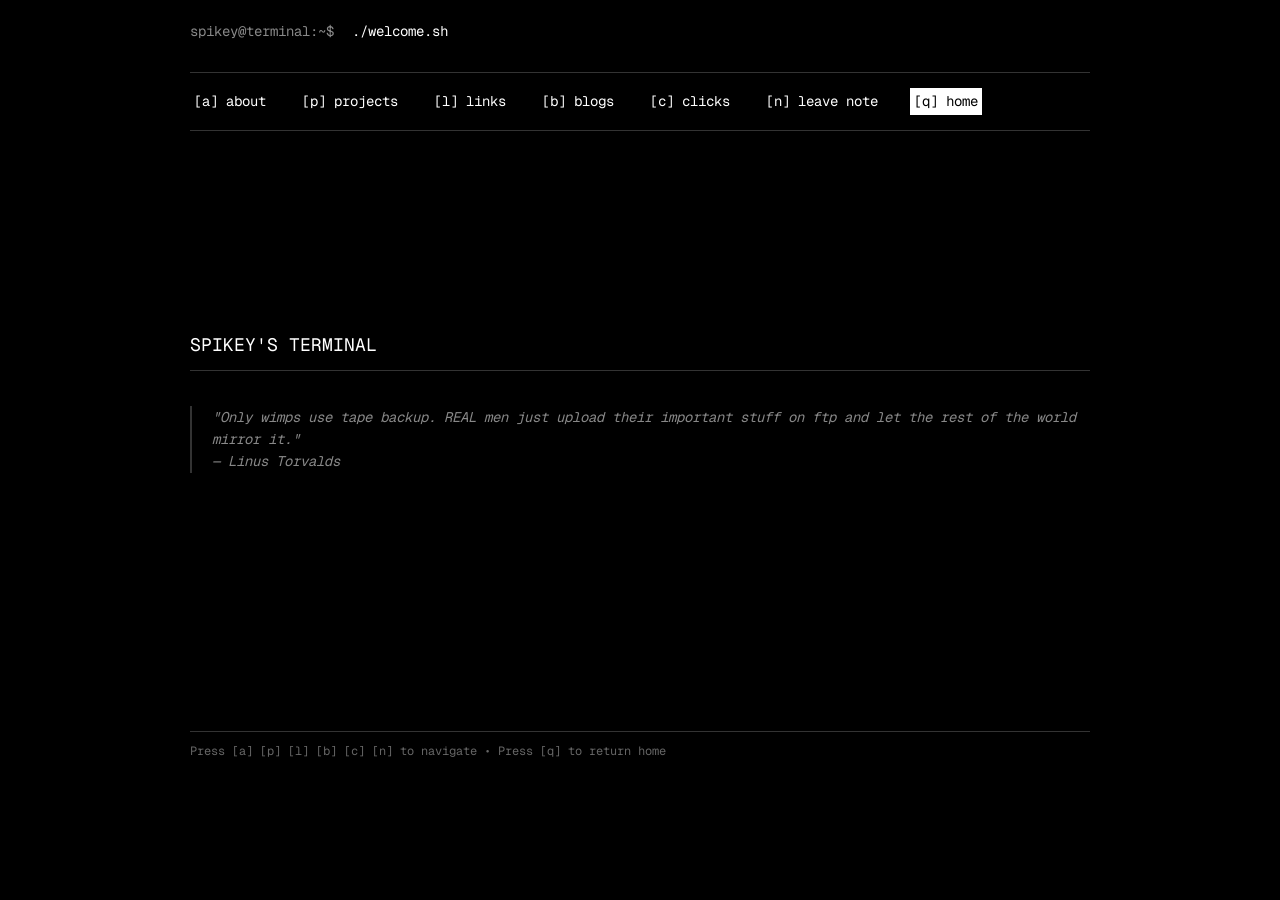
<file: index.html>
<!doctype html>
<html lang="en">
    <head>
        <meta charset="UTF-8" />
        <link rel="stylesheet" href="style.css" />
        <link rel="stylesheet" href="gallery.css" />
        <link
            href="https://fonts.googleapis.com/css2?family=Geist+Mono:wght@400;500;600&display=swap"
            rel="stylesheet"
        />
        <meta name="viewport" content="width=device-width, initial-scale=1.0" />
        <title>spikey@terminal:~$</title>
    </head>

    <body>
        <!-- Splash Screen -->
        <div class="splash-screen">
            <div class="splash-content">
                <span class="prompt-symbol">spikey@terminal:~$</span>
                <span id="typewriter"></span>
                <span class="terminal-cursor"></span>
            </div>
        </div>

        <div class="main-content">
            <div class="prompt">
                <span class="prompt-symbol">spikey@terminal:~$</span>
                <span class="command">./welcome.sh</span>
            </div>

            <div class="output">
                <!-- Navigation -->
                <nav class="nav">
                    <span class="nav-item" onclick="showSection('about')"
                        >[a] about</span
                    >
                    <span class="nav-item" onclick="showSection('projects')"
                        >[p] projects</span
                    >
                    <span class="nav-item" onclick="showSection('links')"
                        >[l] links</span
                    >
                    <span class="nav-item" onclick="showSection('blogs')"
                        >[b] blogs</span
                    >
                    <span class="nav-item" onclick="showSection('clicks')"
                        >[c] clicks</span
                    >
                    <span class="nav-item" onclick="showSection('notes')"
                        >[n] leave note</span
                    >
                    <span class="nav-item" onclick="showSection('welcome')"
                        >[q] home</span
                    >
                </nav>

                <!-- Welcome Section -->
                <div id="welcome" class="section active">
                    <div class="welcome-screen">
                        <h1>SPIKEY'S TERMINAL</h1>
                        <div class="quote">
                            "Only wimps use tape backup. REAL men just upload
                            their important stuff on ftp and let the rest of the
                            world mirror it."<br />— Linus Torvalds
                        </div>
                        <div class="ascii-art">
                            <pre></pre>
                        </div>
                    </div>
                </div>

                <!-- About Section -->
                <div id="about" class="section">
                    <h1>ABOUT_ME</h1>
                    <div class="info-grid">
                        <div class="info-label">name:</div>
                        <div class="info-value">pranav (spikeypear)</div>

                        <div class="info-label">os:</div>
                        <div class="info-value">Arch Linux (BTW)</div>

                        <div class="info-label">shell:</div>
                        <div class="info-value">bash</div>

                        <div class="info-label">editor:</div>
                        <div class="info-value">
                            Zeditor + Neovim(for config files)
                        </div>

                        <div class="info-label">languages:</div>
                        <div class="info-value">python, bash, go.</div>

                        <div class="info-label">tools:</div>
                        <div class="info-value">git, tmux, freecad, kicad</div>

                        <div class="info-label">interests:</div>
                        <div class="info-value">
                            Linux, Raspberry Pi, Arduino, bash-scripting.
                        </div>

                        <div class="info-label">education:</div>
                        <div class="info-value">
                            VIT Vellore Electronics and Instrumentation
                            Engineering
                        </div>
                    </div>
                    <p style="margin-top: 20px; color: #ccc">
                        I’m Pranav, a B.Tech student with a thing for computers,
                        electronics, and building stuff that actually works. I
                        love diving into tech, experimenting with hardware, and
                        creating clean, functional software. Most of my time
                        goes into exploring Linux, and understanding how systems
                        behave under the hood. If it’s something I can break,
                        tweak, or automate—I’m in. I’m currently building my
                        skills through experiments, and a lot of hands-on
                        learning.
                    </p>
                </div>

                <!-- Projects Section -->
                <div id="projects" class="section">
                    <h1>MY_PROJECTS</h1>
                    <div class="project">
                        <div class="project-title">spikey_keeb</div>
                        <div class="project-desc">
                            A handwired keyboard with QMK firmware written in
                            C++. Custom 3D printed case with MX blue switches
                            and a 0.91" OLED screen. Uses RP2040.
                            <a href="https://github.com/meowchao/spikeykeeb"
                                >github repo</a
                            >
                            <img
                                class="spikey_keeb_img"
                                src="assests/keeb.jpg"
                                alt="spikey_keeb"
                            />
                        </div>

                        <div class="project-title">file converter script</div>
                        <div class="project-desc">
                            a simple bash script to convert files from one
                            format to another. It supports various formats such
                            as PDF, DOCX, and more. Suggestions are welcome!
                            <a
                                href="https://github.com/meowchao/file-converter-script"
                                >github repo</a
                            >
                            <img
                                class="file_converter_gif"
                                src="assests/file-con.gif"
                                alt="file_converter"
                            />
                        </div>

                        <div class="project-title">CyberDeck</div>
                        <div class="project-desc">
                            Made a small cyberdeck during my vacation using a
                            Raspberry Pi, tft display, and battery pack. shell
                            is custom made(3d printed case) i use it play retro
                            games.
                            <img
                                class="cyberdeck-img"
                                src="assests/cyberdeck.jpg"
                                alt="cyberdeck"
                            />
                        </div>
                    </div>
                    <p style="color: #666; margin-top: 20px">
                        > currently working on clipboard history manager.
                    </p>
                    <p style="color: #666; margin-top: 20px">
                        > I post my random projects on Reddit.
                    </p>
                </div>

                <!-- Links Section -->
                <div id="links" class="section">
                    <h1>LINKS</h1>
                    <p style="color: #666; margin-bottom: 20px">
                        Follow me on Reddit, I need friends to talk.
                    </p>

                    <a
                        href="https://github.com/meowchao"
                        target="_blank"
                        class="link-item"
                        >GitHub</a
                    >
                    <a
                        href="https://www.linkedin.com/in/pranav-dhole-39b1b9310"
                        target="_blank"
                        class="link-item"
                        >LinkedIn</a
                    >
                    <a
                        href="mailto:pranavvijaydhole2006@gmail.com"
                        class="link-item"
                        >Email</a
                    >
                    <a
                        href="https://www.reddit.com/u/PurposeAlone798"
                        target="_blank"
                        class="link-item"
                        >Reddit</a
                    >
                    <a
                        href="https://www.instagram.com/pranav_dhole_56"
                        target="_blank"
                        class="link-item"
                        >Instagram</a
                    >
                </div>

                <!-- Clicks Section -->
                <div id="clicks" class="section">
                    <h1>RANDOM_CLICKS</h1>
                    <p style="color: #666; margin-bottom: 20px">
                        stuff i photographed. click to enlarge.
                    </p>
                    <div id="clicks-grid" class="clicks-grid"></div>
                </div>

                <!-- Notes Section -->
                <div id="notes" class="section">
                    <h1>LEAVE_A_NOTE</h1>
                    <p style="color: #666; margin-bottom: 20px">
                        Anonymous notes welcome.
                    </p>

                    <form
                        action="https://formspree.io/f/mrbkzpap"
                        method="POST"
                    >
                        <textarea
                            name="message"
                            placeholder="Type your message here..."
                            required
                        ></textarea>
                        <button type="submit">SEND</button>
                    </form>
                </div>

                <!-- Blog Section -->
                <div id="blogs" class="section">
                    <h1>BLOGS-LIST</h1>
                    <div class="blog-container">
                        <div class="blog-list-items">
                            <div>
                                <span class="blog-list-date">[06.02.2026]</span>

                                <a
                                    href="blogs/whoami.html"
                                    class="blog-list-link"
                                    >whoami</a
                                >
                                <div>
                                    <span class="blog-list-date"
                                        >[12.04.2026]</span
                                    >

                                    <a
                                        href="blogs/whi-pi.html"
                                        class="blog-list-link"
                                        >whi-pi</a
                                    >
                                </div>
                            </div>
                        </div>
                    </div>
                </div>

                <div class="help-text">
                    Press [a] [p] [l] [b] [c] [n] to navigate • Press [q] to return
                    home
                </div>
            </div>
        </div>

        <!-- Load JS Here (fixed) -->
        <script src="script.js"></script>
        <script src="gallery.js"></script>
    </body>
</html>
</file>
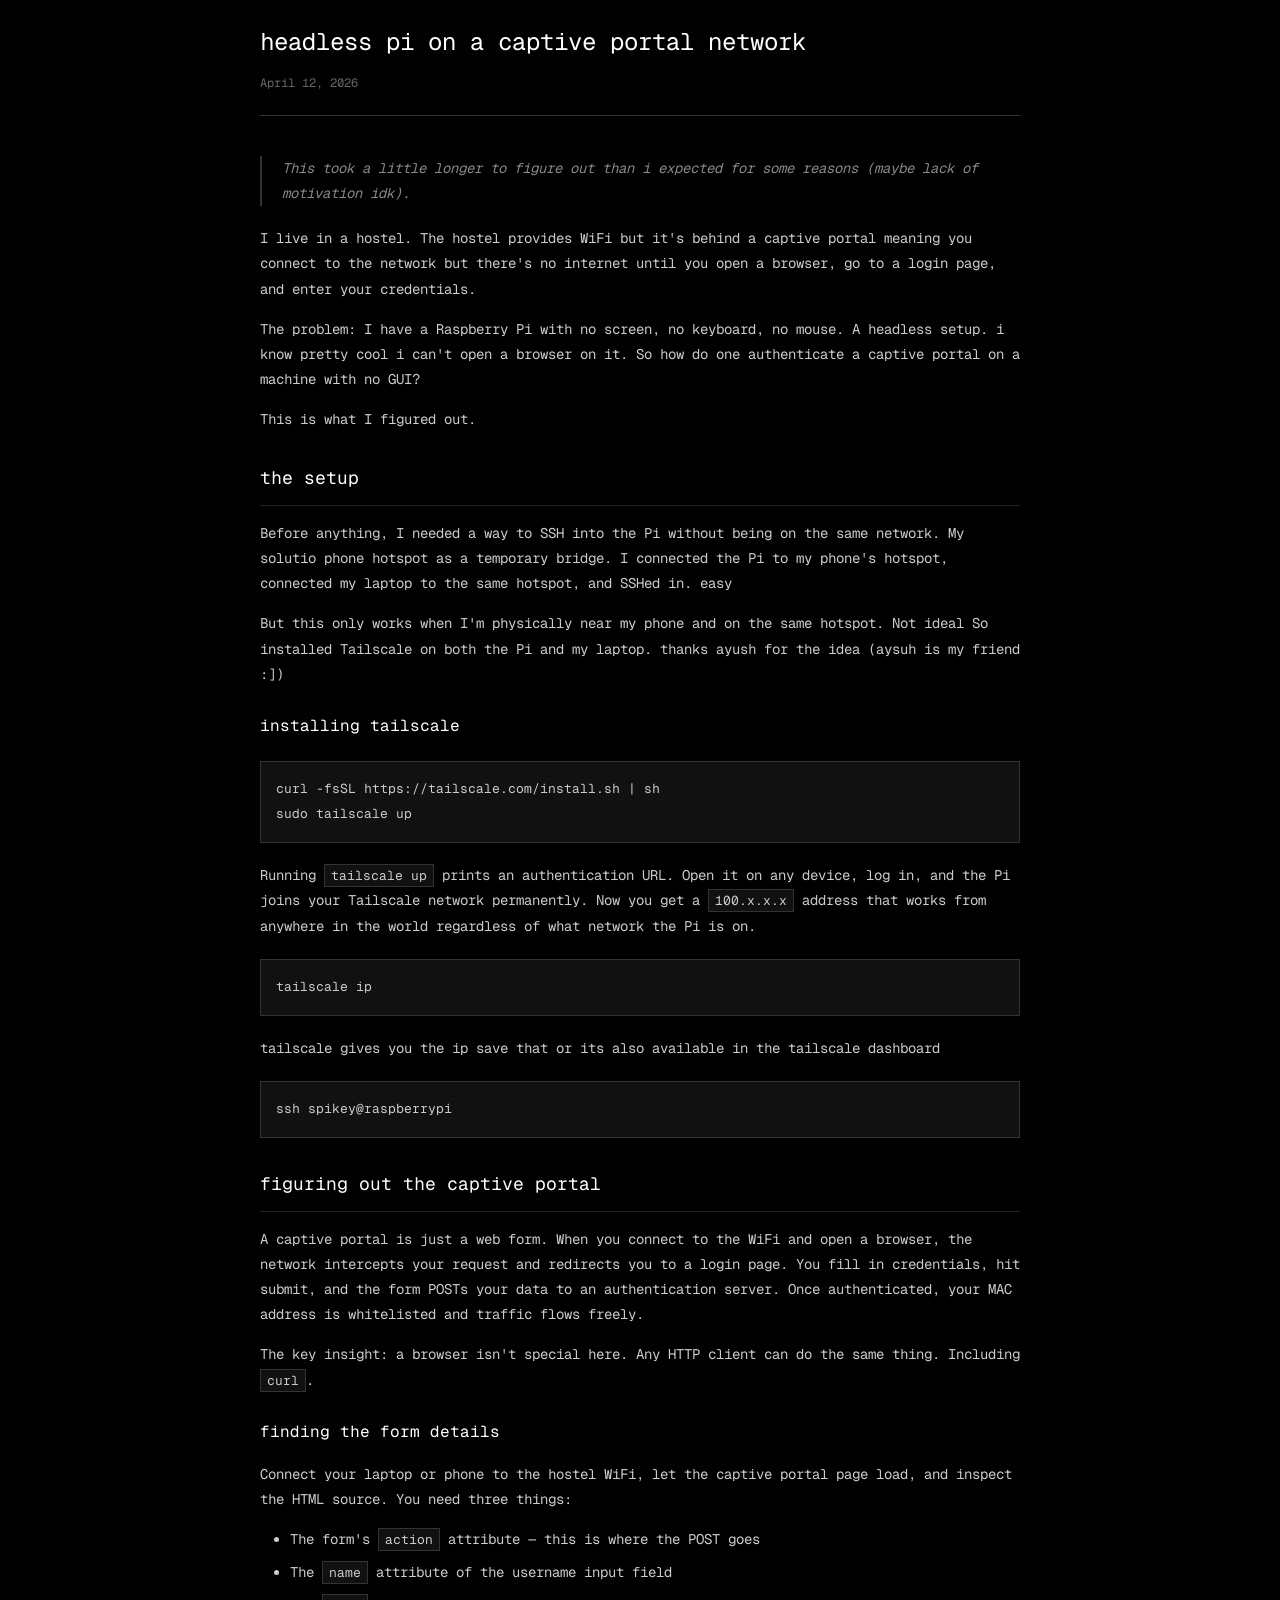
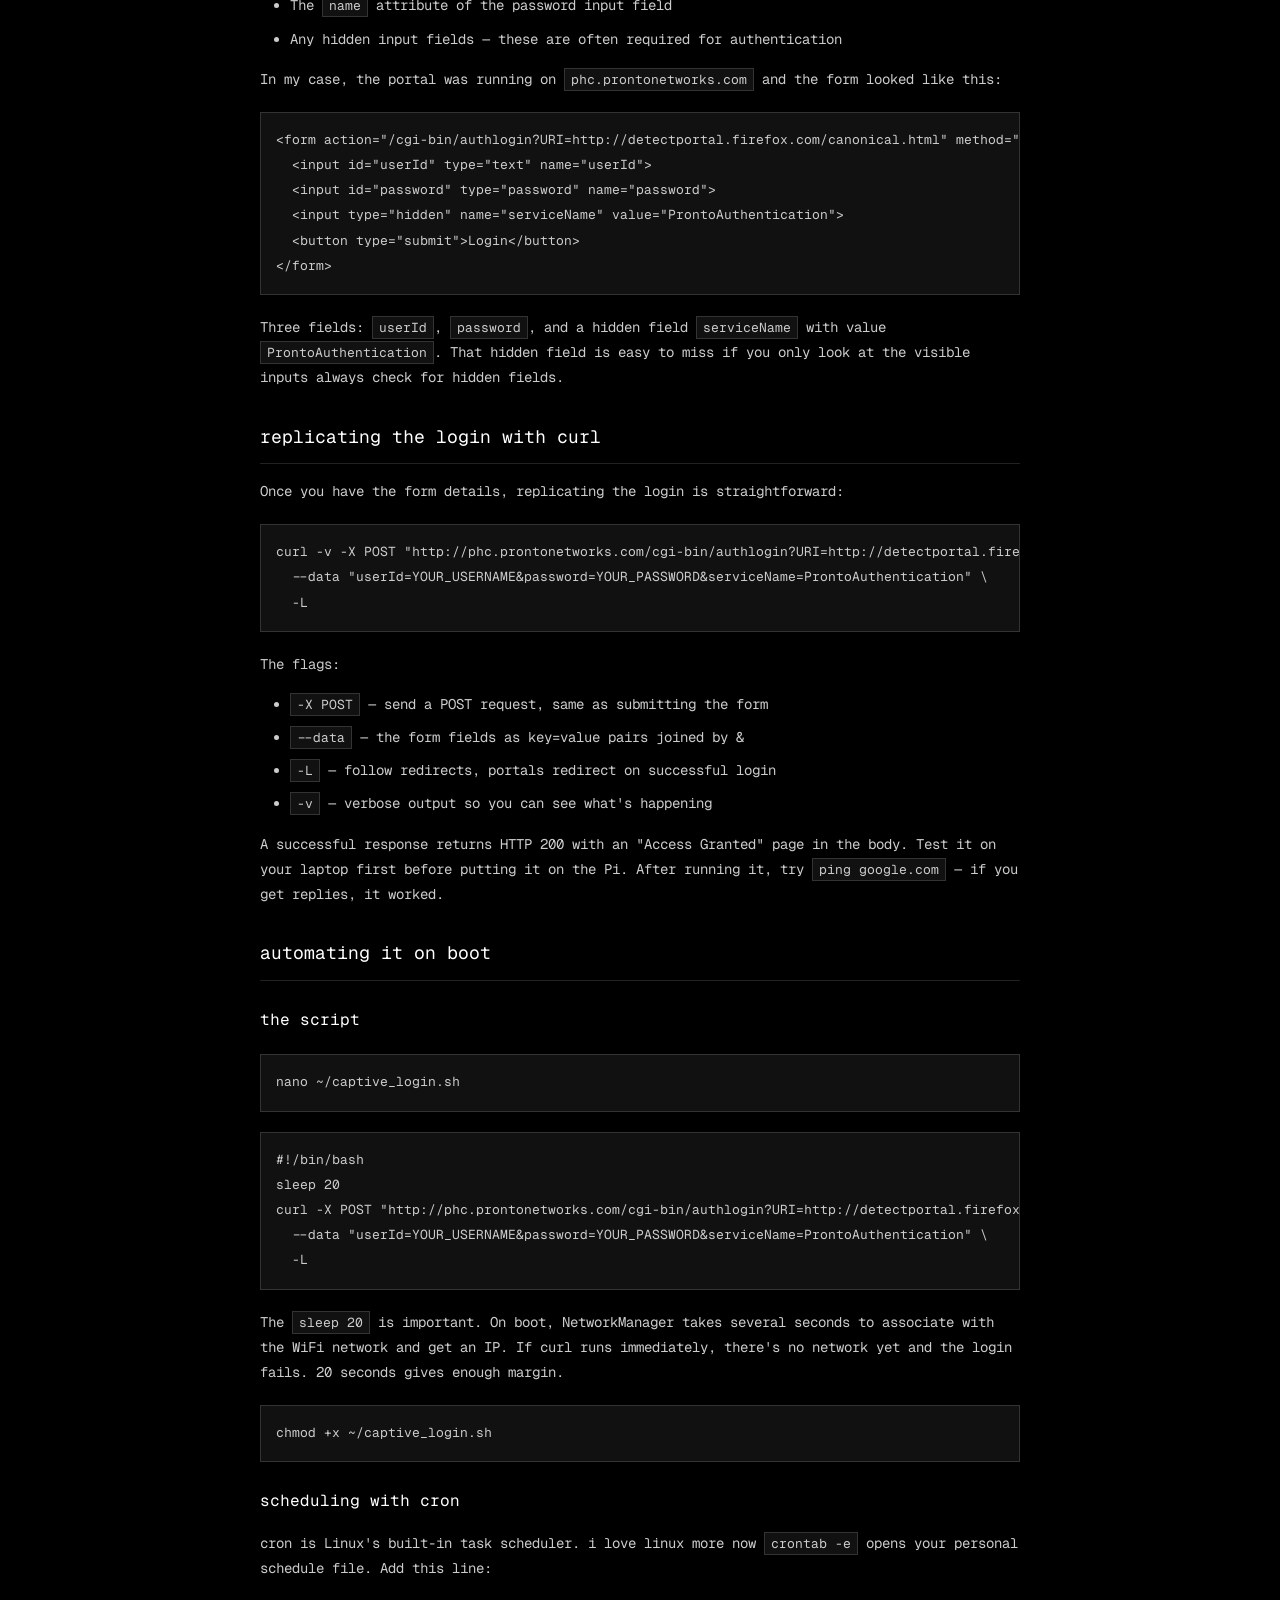
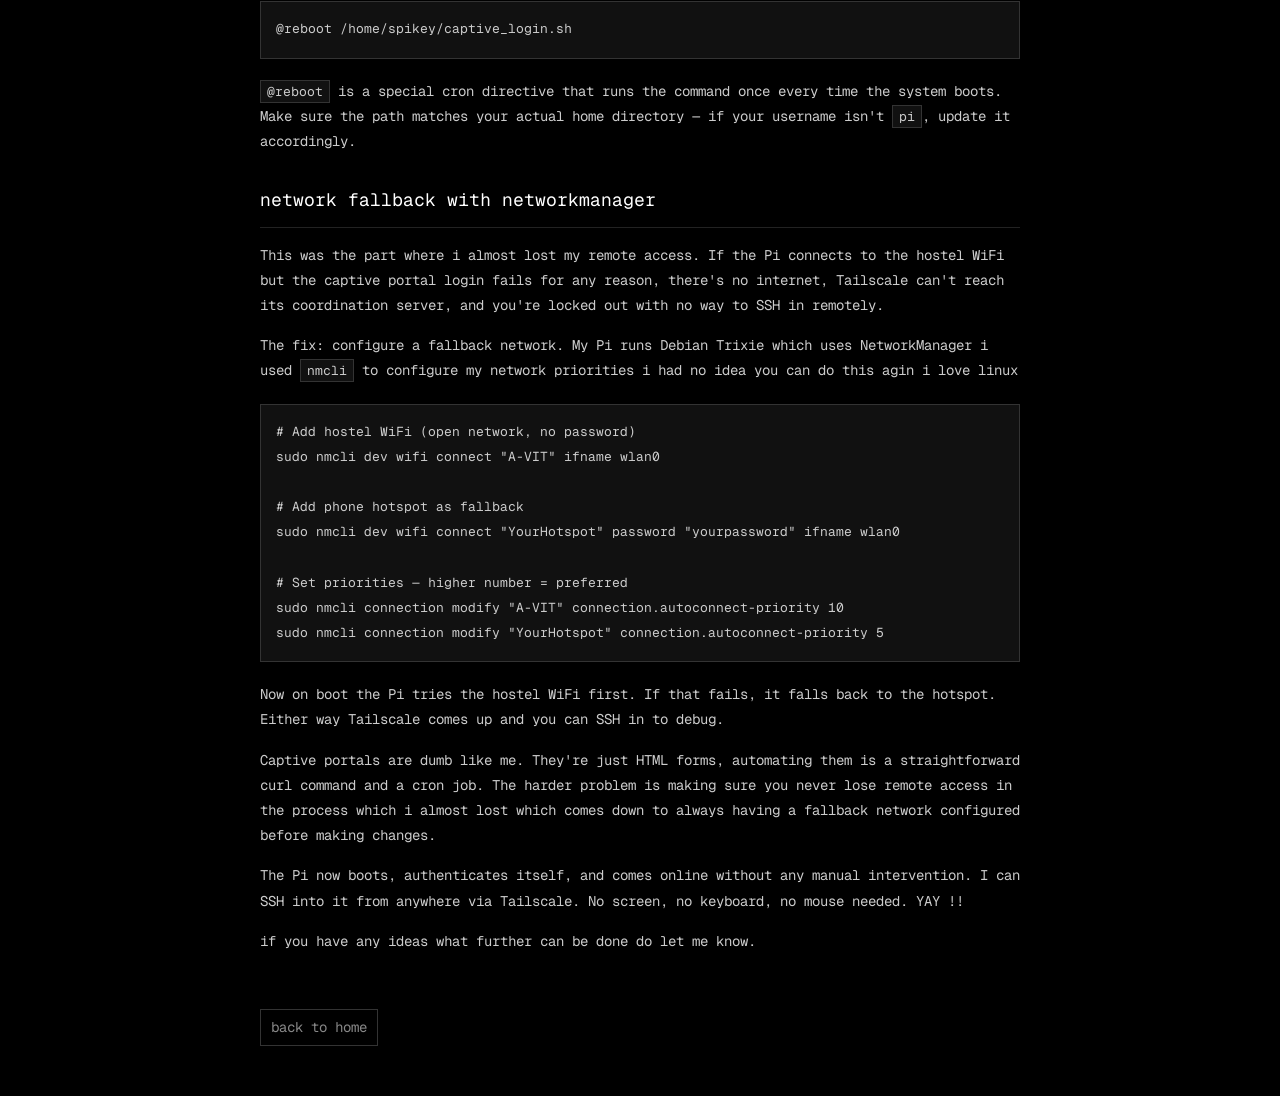
<file: blogs/whi-pi.html>
<!doctype html>
<html lang="en">
    <head>
        <meta charset="UTF-8" />
        <meta name="viewport" content="width=device-width, initial-scale=1.0" />
        <title>headless pi on a captive portal network - spikeypear</title>
        <link
            href="https://fonts.googleapis.com/css2?family=Geist+Mono:wght@400;500;600&display=swap"
            rel="stylesheet"
        />
        <style>
            * {
                margin: 0;
                padding: 0;
                box-sizing: border-box;
            }

            body {
                background-color: #000;
                color: #fff;
                font-family: "Geist Mono", "Courier New", monospace;
                font-size: 14px;
                line-height: 1.8;
                padding: 20px;
                max-width: 800px;
                margin: 0 auto;
            }

            .back-link {
                color: #888;
                text-decoration: none;
                display: inline-block;
                margin-bottom: 30px;
                padding: 5px 10px;
                border: 1px solid #333;
                transition: all 0.2s;
            }

            .back-link:hover {
                background-color: #fff;
                color: #000;
                border-color: #fff;
            }

            .blog-header {
                margin-bottom: 40px;
                padding-bottom: 20px;
                border-bottom: 1px solid #333;
            }

            .blog-title {
                font-size: 24px;
                font-weight: normal;
                margin-bottom: 10px;
            }

            .blog-date {
                color: #666;
                font-size: 12px;
            }

            .blog-content {
                color: #ccc;
            }

            .blog-content h2 {
                font-size: 18px;
                font-weight: normal;
                margin: 30px 0 15px 0;
                color: #fff;
                border-bottom: 1px solid #222;
                padding-bottom: 10px;
            }

            .blog-content h3 {
                font-size: 16px;
                font-weight: normal;
                margin: 25px 0 10px 0;
                color: #fff;
            }

            .blog-content p {
                margin: 15px 0;
                line-height: 1.8;
            }

            .blog-content code {
                background-color: #111;
                padding: 2px 6px;
                border: 1px solid #333;
                font-family: "Geist Mono", "Courier New", monospace;
                font-size: 13px;
            }

            .blog-content pre {
                background-color: #111;
                border: 1px solid #333;
                padding: 15px;
                overflow-x: auto;
                margin: 20px 0;
            }

            .blog-content pre code {
                background-color: transparent;
                border: none;
                padding: 0;
            }

            .blog-content img {
                max-width: 100%;
                height: auto;
                border: 1px solid #333;
                margin: 20px 0;
                display: block;
            }

            .blog-content a {
                color: #fff;
                text-decoration: underline;
                transition: all 0.2s;
            }

            .blog-content a:hover {
                background-color: #fff;
                color: #000;
                text-decoration: none;
            }

            .blog-content ul,
            .blog-content ol {
                margin: 15px 0;
                padding-left: 30px;
            }

            .blog-content li {
                margin: 8px 0;
            }

            .blog-content blockquote {
                border-left: 2px solid #333;
                padding-left: 20px;
                margin: 20px 0;
                color: #888;
                font-style: italic;
            }

            @media (max-width: 768px) {
                body {
                    padding: 10px;
                    font-size: 12px;
                }

                .blog-title {
                    font-size: 20px;
                }
            }
        </style>
    </head>
    <body>
        <div class="blog-header">
            <h1 class="blog-title">headless pi on a captive portal network</h1>
            <div class="blog-date">April 12, 2026</div>
        </div>

        <article class="blog-content">
            <blockquote>
                This took a little longer to figure out than i expected for some
                reasons (maybe lack of motivation idk).
            </blockquote>

            <p>
                I live in a hostel. The hostel provides WiFi but it's behind a
                captive portal meaning you connect to the network but there's no
                internet until you open a browser, go to a login page, and enter
                your credentials.
            </p>

            <p>
                The problem: I have a Raspberry Pi with no screen, no keyboard,
                no mouse. A headless setup. i know pretty cool i can't open a
                browser on it. So how do one authenticate a captive portal on a
                machine with no GUI?
            </p>

            <p>This is what I figured out.</p>

            <h2>the setup</h2>

            <p>
                Before anything, I needed a way to SSH into the Pi without being
                on the same network. My solutio phone hotspot as a temporary
                bridge. I connected the Pi to my phone's hotspot, connected my
                laptop to the same hotspot, and SSHed in. easy
            </p>

            <p>
                But this only works when I'm physically near my phone and on the
                same hotspot. Not ideal So installed Tailscale on both the Pi
                and my laptop. thanks ayush for the idea (aysuh is my friend :])
            </p>

            <h3>installing tailscale</h3>

            <pre><code>curl -fsSL https://tailscale.com/install.sh | sh
sudo tailscale up</code></pre>

            <p>
                Running <code>tailscale up</code> prints an authentication URL.
                Open it on any device, log in, and the Pi joins your Tailscale
                network permanently. Now you get a
                <code>100.x.x.x</code> address that works from anywhere in the
                world regardless of what network the Pi is on.
            </p>

            <pre><code>tailscale ip</code></pre>

            <p>
                tailscale gives you the ip save that or its also available in
                the tailscale dashboard
            </p>

            <pre><code>ssh spikey@raspberrypi</code></pre>

            <h2>figuring out the captive portal</h2>

            <p>
                A captive portal is just a web form. When you connect to the
                WiFi and open a browser, the network intercepts your request and
                redirects you to a login page. You fill in credentials, hit
                submit, and the form POSTs your data to an authentication
                server. Once authenticated, your MAC address is whitelisted and
                traffic flows freely.
            </p>

            <p>
                The key insight: a browser isn't special here. Any HTTP client
                can do the same thing. Including <code>curl</code>.
            </p>

            <h3>finding the form details</h3>

            <p>
                Connect your laptop or phone to the hostel WiFi, let the captive
                portal page load, and inspect the HTML source. You need three
                things:
            </p>

            <ul>
                <li>
                    The form's <code>action</code> attribute — this is where the
                    POST goes
                </li>
                <li>
                    The <code>name</code> attribute of the username input field
                </li>
                <li>
                    The <code>name</code> attribute of the password input field
                </li>
                <li>
                    Any hidden input fields — these are often required for
                    authentication
                </li>
            </ul>

            <p>
                In my case, the portal was running on
                <code>phc.prontonetworks.com</code> and the form looked like
                this:
            </p>

            <pre><code>&lt;form action="/cgi-bin/authlogin?URI=http://detectportal.firefox.com/canonical.html" method="POST"&gt;
  &lt;input id="userId" type="text" name="userId"&gt;
  &lt;input id="password" type="password" name="password"&gt;
  &lt;input type="hidden" name="serviceName" value="ProntoAuthentication"&gt;
  &lt;button type="submit"&gt;Login&lt;/button&gt;
&lt;/form&gt;</code></pre>

            <p>
                Three fields: <code>userId</code>, <code>password</code>, and a
                hidden field <code>serviceName</code> with value
                <code>ProntoAuthentication</code>. That hidden field is easy to
                miss if you only look at the visible inputs always check for
                hidden fields.
            </p>

            <h2>replicating the login with curl</h2>

            <p>
                Once you have the form details, replicating the login is
                straightforward:
            </p>

            <pre><code>curl -v -X POST "http://phc.prontonetworks.com/cgi-bin/authlogin?URI=http://detectportal.firefox.com/canonical.html" \
  --data "userId=YOUR_USERNAME&password=YOUR_PASSWORD&serviceName=ProntoAuthentication" \
  -L</code></pre>

            <p>The flags:</p>

            <ul>
                <li>
                    <code>-X POST</code> — send a POST request, same as
                    submitting the form
                </li>
                <li>
                    <code>--data</code> — the form fields as key=value pairs
                    joined by &
                </li>
                <li>
                    <code>-L</code> — follow redirects, portals redirect on
                    successful login
                </li>
                <li>
                    <code>-v</code> — verbose output so you can see what's
                    happening
                </li>
            </ul>

            <p>
                A successful response returns HTTP 200 with an "Access Granted"
                page in the body. Test it on your laptop first before putting it
                on the Pi. After running it, try
                <code>ping google.com</code> — if you get replies, it worked.
            </p>

            <h2>automating it on boot</h2>

            <h3>the script</h3>

            <pre><code>nano ~/captive_login.sh</code></pre>

            <pre><code>#!/bin/bash
sleep 20
curl -X POST "http://phc.prontonetworks.com/cgi-bin/authlogin?URI=http://detectportal.firefox.com/canonical.html" \
  --data "userId=YOUR_USERNAME&password=YOUR_PASSWORD&serviceName=ProntoAuthentication" \
  -L</code></pre>

            <p>
                The <code>sleep 20</code> is important. On boot, NetworkManager
                takes several seconds to associate with the WiFi network and get
                an IP. If curl runs immediately, there's no network yet and the
                login fails. 20 seconds gives enough margin.
            </p>

            <pre><code>chmod +x ~/captive_login.sh</code></pre>

            <h3>scheduling with cron</h3>

            <p>
                cron is Linux's built-in task scheduler. i love linux more now
                <code>crontab -e</code> opens your personal schedule file. Add
                this line:
            </p>

            <pre><code>@reboot /home/spikey/captive_login.sh</code></pre>

            <p>
                <code>@reboot</code> is a special cron directive that runs the
                command once every time the system boots. Make sure the path
                matches your actual home directory — if your username isn't
                <code>pi</code>, update it accordingly.
            </p>

            <h2>network fallback with networkmanager</h2>

            <p>
                This was the part where i almost lost my remote access. If the
                Pi connects to the hostel WiFi but the captive portal login
                fails for any reason, there's no internet, Tailscale can't reach
                its coordination server, and you're locked out with no way to
                SSH in remotely.
            </p>

            <p>
                The fix: configure a fallback network. My Pi runs Debian Trixie
                which uses NetworkManager i used <code>nmcli</code> to configure
                my network priorities i had no idea you can do this agin i love
                linux
            </p>

            <pre><code># Add hostel WiFi (open network, no password)
sudo nmcli dev wifi connect "A-VIT" ifname wlan0

# Add phone hotspot as fallback
sudo nmcli dev wifi connect "YourHotspot" password "yourpassword" ifname wlan0

# Set priorities — higher number = preferred
sudo nmcli connection modify "A-VIT" connection.autoconnect-priority 10
sudo nmcli connection modify "YourHotspot" connection.autoconnect-priority 5</code></pre>

            <p>
                Now on boot the Pi tries the hostel WiFi first. If that fails,
                it falls back to the hotspot. Either way Tailscale comes up and
                you can SSH in to debug.
            </p>

            <p>
                Captive portals are dumb like me. They're just HTML forms,
                automating them is a straightforward curl command and a cron
                job. The harder problem is making sure you never lose remote
                access in the process which i almost lost which comes down to
                always having a fallback network configured before making
                changes.
            </p>

            <p>
                The Pi now boots, authenticates itself, and comes online without
                any manual intervention. I can SSH into it from anywhere via
                Tailscale. No screen, no keyboard, no mouse needed. YAY !!
            </p>

            <p>
                if you have any ideas what further can be done do let me know.
            </p>

            <!-- eof -->
        </article>

        <a href="../index.html" class="back-link" style="margin-top: 40px"
            >back to home</a
        >
    </body>
</html>
</file>
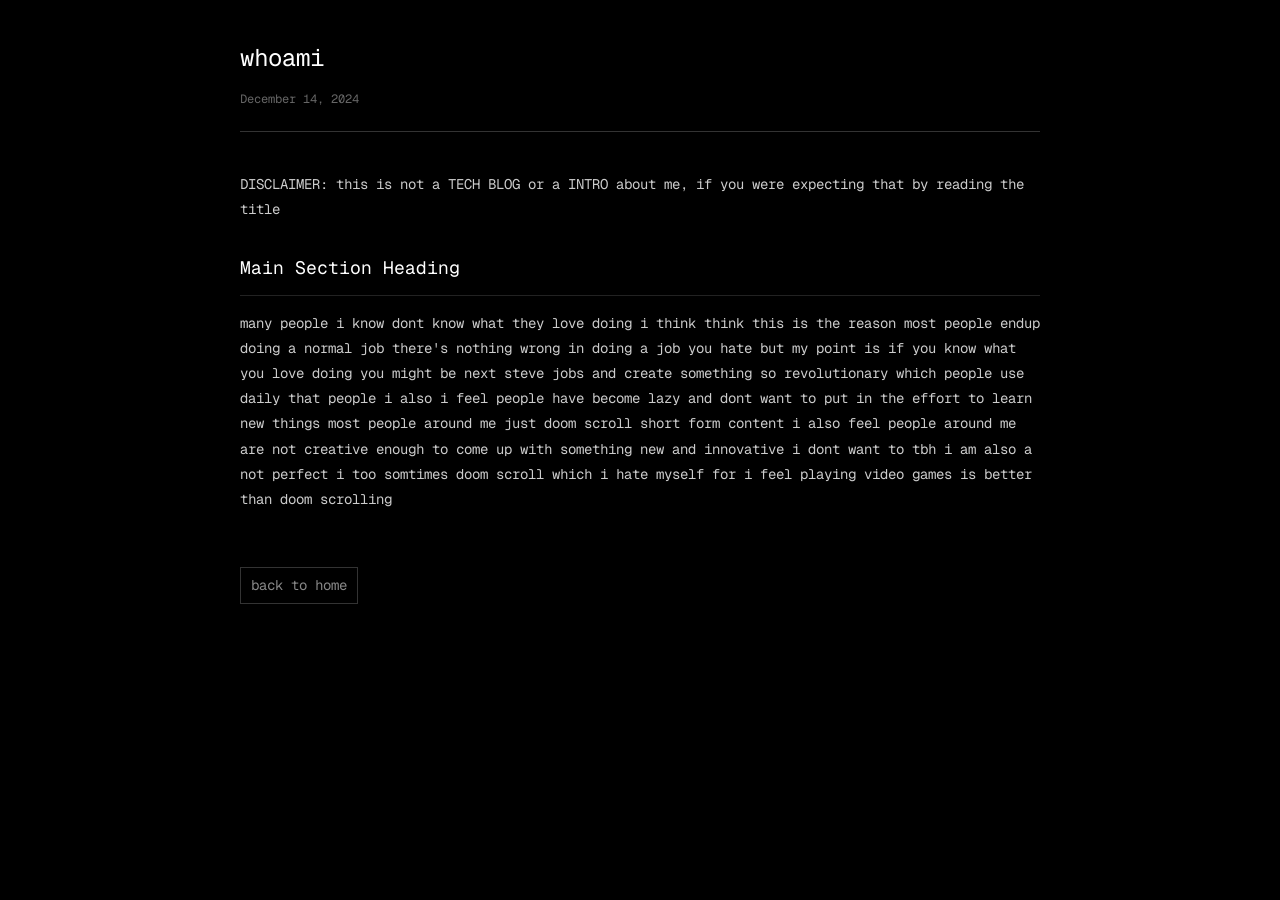
<file: blogs/whoami.html>
<!doctype html>
<html lang="en">
    <head>
        <meta charset="UTF-8" />
        <meta name="viewport" content="width=device-width, initial-scale=1.0" />
        <title>Blog Title - spikeypear</title>
        <link rel="stylesheet" href="style.css" />
        <link
            href="https://fonts.googleapis.com/css2?family=Geist+Mono:wght@400;500;600&display=swap"
            rel="stylesheet"
        />
    </head>
    <body>
        <div class="blog-header">
            <h1 class="blog-title">whoami</h1>
            <div class="blog-date">December 14, 2024</div>
        </div>

        <article class="blog-content">
           

            <p>
                DISCLAIMER: this is not a TECH BLOG or a INTRO about me, if you
                were expecting that by reading the title
            </p>

            <h2>Main Section Heading</h2>
            <p>
                many people i know dont know what they love doing i think think
                this is the reason most people endup doing a normal job there's
                nothing wrong in doing a job you hate but my point is if you
                know what you love doing you might be next steve jobs and create
                something so revolutionary which people use daily that people i
                also i feel people have become lazy and dont want to put in the
                effort to learn new things most people around me just doom
                scroll short form content i also feel people around me are not
                creative enough to come up with something new and innovative i
                dont want to tbh i am also a not perfect i too somtimes doom
                scroll which i hate myself for i feel playing video games is
                better than doom scrolling
            </p>

            

            <!--eof -->
        </article>

        <a href="../index.html" class="back-link" style="margin-top: 40px">
            back to home</a
        >
    </body>
</html>
</file>
<file: style.css>
<style>
            * {
                margin: 0;
                padding: 0;
                box-sizing: border-box;
            }

            body {
                background-color: #000;
                color: #fff;
                font-family: "Geist Mono", "Courier New", monospace;
                font-size: 14px;
                line-height: 1.6;
                padding: 20px;
                max-width: 900px;
                margin: 0 auto;
                overflow-x: hidden;
            }

            /* Splash Screen Styles */
            .splash-screen {
                position: fixed;
                top: 0;
                left: 0;
                width: 100%;
                height: 100%;
                background-color: #000;
                display: flex;
                align-items: center;
                justify-content: center;
                z-index: 9999;
                animation: fadeOut 0.3s ease-in-out 1.5s forwards;
            }

            @keyframes fadeOut {
                to {
                    opacity: 0;
                    visibility: hidden;
                }
            }

            .splash-content {
                font-size: 18px;
            }

            .terminal-cursor {
                display: inline-block;
                width: 10px;
                height: 18px;
                background-color: #fff;
                margin-left: 2px;
                animation: blink 0.7s infinite;
            }

            @keyframes blink {
                0%,
                50% {
                    opacity: 1;
                }
                51%,
                100% {
                    opacity: 0;
                }
            }

            .main-content {
                opacity: 0;
                animation: fadeIn 0.3s ease-in-out 1.5s forwards;
            }

            @keyframes fadeIn {
                to {
                    opacity: 1;
                }
            }

            .cursor {
                display: inline-block;
                width: 8px;
                height: 16px;
                background-color: #fff;
                animation: blink 1s infinite;
                margin-left: 2px;
            }

            @keyframes blink {
                0%,
                50% {
                    opacity: 1;
                }
                51%,
                100% {
                    opacity: 0;
                }
            }

            .prompt {
                color: #fff;
                margin-bottom: 10px;
            }

            .prompt-symbol {
                color: #888;
            }

            .command {
                color: #fff;
                margin-left: 10px;
            }

            .output {
                margin: 20px 0;
                padding-left: 0;
            }

            .section {
                display: none;
                margin-bottom: 30px;
            }

            .section.active {
                display: block;
            }

            h1 {
                font-size: 18px;
                font-weight: normal;
                margin-bottom: 15px;
                border-bottom: 1px solid #333;
                padding-bottom: 10px;
            }

            .nav {
                margin: 30px 0;
                position: sticky;
                top: 0;
                background-color: #000;
                z-index: 100;
                padding: 15px 0;
                border-top: 1px solid #333;
                border-bottom: 1px solid #333;
            }

            .nav-item {
                display: inline-block;
                margin-right: 20px;
                background-color: transparent;
                cursor: pointer;
                transition: all 0.2s;
               padding: 2px 4px;
            }

            .nav-item:hover {
                background-color: #fff;
                color: #000;

            }

            .nav-item.active {
                background-color: #fff;
                color: #000;            }

            .info-grid {
                display: grid;
                grid-template-columns: 150px 1fr;
                gap: 10px;
                margin: 20px 0;
            }

            .info-label {
                color: #888;
            }

            .info-value {
                color: #fff;
            }

            .project {
                margin: 20px 0;
                padding: 15px;
                border: 1px solid #333;
            }

            .project-title {
                font-size: 16px;
                margin-bottom: 10px;
            }

            .project-desc {
                color: #ccc;
                margin: 10px 0;
            }

            .link-item {
                display: block;
                color: #fff;
                text-decoration: none;
                margin: 10px 0;
                padding: 2px 4px;
                margin-left: -4px;
                transition: all 0.2s;
                background-color: transparent;
            }

            .link-item:hover {
                background-color: #fff;
                color: #000;           }

            .link-item::before {
                content: "> ";
                color: #888;
            }

            textarea {
                width: 100%;
                min-height: 100px;
                background-color: #000;
                color: #fff;
                border: 1px solid #333;
                font-family: "Geist Mono", "Courier New", monospace;
                font-size: 14px;
                padding: 10px;
                resize: vertical;
            }

            textarea:focus {
                outline: none;
                border-color: #fff;
            }

            button {
                background-color: #000;
                color: #fff;
                border: 1px solid #fff;
                padding: 8px 20px;
                font-family: "Geist Mono", "Courier New", monospace;
                cursor: pointer;
                margin-top: 10px;
                transition: all 0.2s;
            }

            button:hover {
                background-color: #fff;
                color: #000;
            }

            .ascii-art {
                color: #444;
                font-size: 10px;
                line-height: 1.2;
                margin: 20px 0;
                overflow-x: auto;
            }

            .welcome-screen {
                min-height: 60vh;
                display: flex;
                flex-direction: column;
                justify-content: center;
            }

            .quote {
                color: #888;
                font-style: italic;
                margin: 20px 0;
                padding-left: 20px;
                border-left: 2px solid #333;
            }

            .help-text {
                color: #666;
                font-size: 12px;
                margin-top: 30px;
                position: sticky;
                bottom: 0;
                background-color: #000;
                padding: 10px 0;
                z-index: 90;
                border-top: 1px solid #333;
            }

            /* Blog Styles */
            .blog-container {
                margin: 20px 0;
            }

            .blog-post {
                margin: 30px 0;
                padding: 20px;
                border: 1px solid #333;
            }

            .blog-post h3 {
                font-size: 18px;
                margin-bottom: 10px;
                font-weight: normal;
            }

            .blog-date {
                color: #666;
                font-size: 12px;
                margin-bottom: 15px;
            }

            .blog-content {
                color: #ccc;
                line-height: 1.8;
            }

            .blog-content p {
                margin: 15px 0;
            }

            .blog-image {
                max-width: 100%;
                height: auto;
                border: 1px solid #333;
                margin: 20px 0;
                display: block;
            }

            .blog-placeholder {
                color: #666;
                font-style: italic;
            }

            .spikey_keeb_img {

                max-width: 400px;
                width: 100%;
                height: auto;
                border: 1px solid #444;

                margin: 20px auto;
                display: block;
                box-shadow: 0 0 10px #000;
            }

            .file_converter_gif {

                max-width: 400px;
                width: 100%;
                height: auto;
                border: 1px solid #444;

                margin: 20px auto;
                display: block;
                box-shadow: 0 0 10px #000;
            }

            .cyberdeck-img{
                max-width: 400px;
                width: 100%;
                height: auto;
                border: 1px solid #444;

                margin: 20px auto;
                display: block;
                box-shadow: 0 0 10px #000;
            }



            @media (max-width: 768px) {
                body {
                    padding: 10px;
                    font-size: 12px;
                }

                .info-grid {
                    grid-template-columns: 1fr;
                    gap: 5px;
                }

                .nav-item {
                    display: block;
                    margin: 5px 0;
                }
            }

            .blog-list-item {
                margin: 15px 0;
                display: flex;
                align-items: baseline;
                gap: 15px;
            }

            .blog-list-date {
                color: #666;
                font-size: 12px;
                min-width: 90px;
            }

            .blog-list-link {
                color: #fff;
                text-decoration: none;
                transition: all 0.2s;
                padding: 2px 4px;
                margin-left: -4px;
            }

            .blog-list-link:hover {
                background-color: #fff;
                color: #000;
            }

            .blog-list-link::before {
                content: "> ";
                color: #888;
            }
        </style>
</file>
<file: gallery.css>
/* clicks / gallery — kept separate from style.css on purpose */
.clicks-grid {
    display: grid;
    grid-template-columns: repeat(auto-fill, minmax(200px, 1fr));
    gap: 15px;
    margin: 20px 0;
}

.click-item {
    border: 1px solid #333;
    padding: 6px;
    cursor: pointer;
    transition: border-color 0.2s;
}

.click-item:hover {
    border-color: #fff;
}

.click-item img {
    display: block;
    width: 100%;
    aspect-ratio: 1;
    object-fit: cover;
    background: #111;
}

.click-meta {
    margin-top: 6px;
    font-size: 12px;
    color: #888;
    overflow: hidden;
    text-overflow: ellipsis;
    white-space: nowrap;
}

.click-date {
    color: #666;
}

.clicks-empty {
    color: #666;
}

.lightbox {
    position: fixed;
    inset: 0;
    z-index: 10000;
    background: rgba(0, 0, 0, 0.94);
    display: none;
    flex-direction: column;
    align-items: center;
    justify-content: center;
    padding: 20px;
    cursor: pointer;
}

.lightbox.open {
    display: flex;
}

.lightbox img {
    max-width: 100%;
    max-height: 80vh;
    border: 1px solid #444;
}

.lightbox-caption {
    margin-top: 12px;
    max-width: 700px;
    color: #ccc;
    text-align: center;
}

.lightbox-date {
    color: #666;
    font-size: 12px;
    margin-top: 4px;
}

@media (max-width: 768px) {
    .clicks-grid {
        grid-template-columns: repeat(2, 1fr);
        gap: 10px;
    }
}
</file>
<file: blogs/style.css>
<style>
            * {
                margin: 0;
                padding: 0;
                box-sizing: border-box;
            }

            body {
                background-color: #000;
                color: #fff;
                font-family: "Geist Mono", "Courier New", monospace;
                font-size: 14px;
                line-height: 1.8;
                padding: 20px;
                max-width: 800px;
                margin: 0 auto;
            }

            .back-link {
                color: #888;
                text-decoration: none;
                display: inline-block;
                margin-bottom: 30px;
                padding: 5px 10px;
                border: 1px solid #333;
                transition: all 0.2s;
            }

            .back-link:hover {
                background-color: #fff;
                color: #000;
                border-color: #fff;
            }

            .blog-header {
                margin-bottom: 40px;
                padding-bottom: 20px;
                border-bottom: 1px solid #333;
            }

            .blog-title {
                font-size: 24px;
                font-weight: normal;
                margin-bottom: 10px;
            }

            .blog-date {
                color: #666;
                font-size: 12px;
            }

            .blog-content {
                color: #ccc;
            }

            .blog-content h2 {
                font-size: 18px;
                font-weight: normal;
                margin: 30px 0 15px 0;
                color: #fff;
                border-bottom: 1px solid #222;
                padding-bottom: 10px;
            }

            .blog-content h3 {
                font-size: 16px;
                font-weight: normal;
                margin: 25px 0 10px 0;
                color: #fff;
            }

            .blog-content p {
                margin: 15px 0;
                line-height: 1.8;
            }

            .blog-content code {
                background-color: #111;
                padding: 2px 6px;
                border: 1px solid #333;
                font-family: "Geist Mono", "Courier New", monospace;
                font-size: 13px;
            }

            .blog-content pre {
                background-color: #111;
                border: 1px solid #333;
                padding: 15px;
                overflow-x: auto;
                margin: 20px 0;
            }

            .blog-content pre code {
                background-color: transparent;
                border: none;
                padding: 0;
            }

            .blog-content img {
                max-width: 100%;
                height: auto;
                border: 1px solid #333;
                margin: 20px 0;
                display: block;
            }

            .blog-content a {
                color: #fff;
                text-decoration: underline;
                transition: all 0.2s;
            }

            .blog-content a:hover {
                background-color: #fff;
                color: #000;
                text-decoration: none;
            }

            .blog-content ul,
            .blog-content ol {
                margin: 15px 0;
                padding-left: 30px;
            }

            .blog-content li {
                margin: 8px 0;
            }

            .blog-content blockquote {
                border-left: 2px solid #333;
                padding-left: 20px;
                margin: 20px 0;
                color: #888;
                font-style: italic;
            }

            @media (max-width: 768px) {
                body {
                    padding: 10px;
                    font-size: 12px;
                }

                .blog-title {
                    font-size: 20px;
                }
            }
        </style>
</file>
